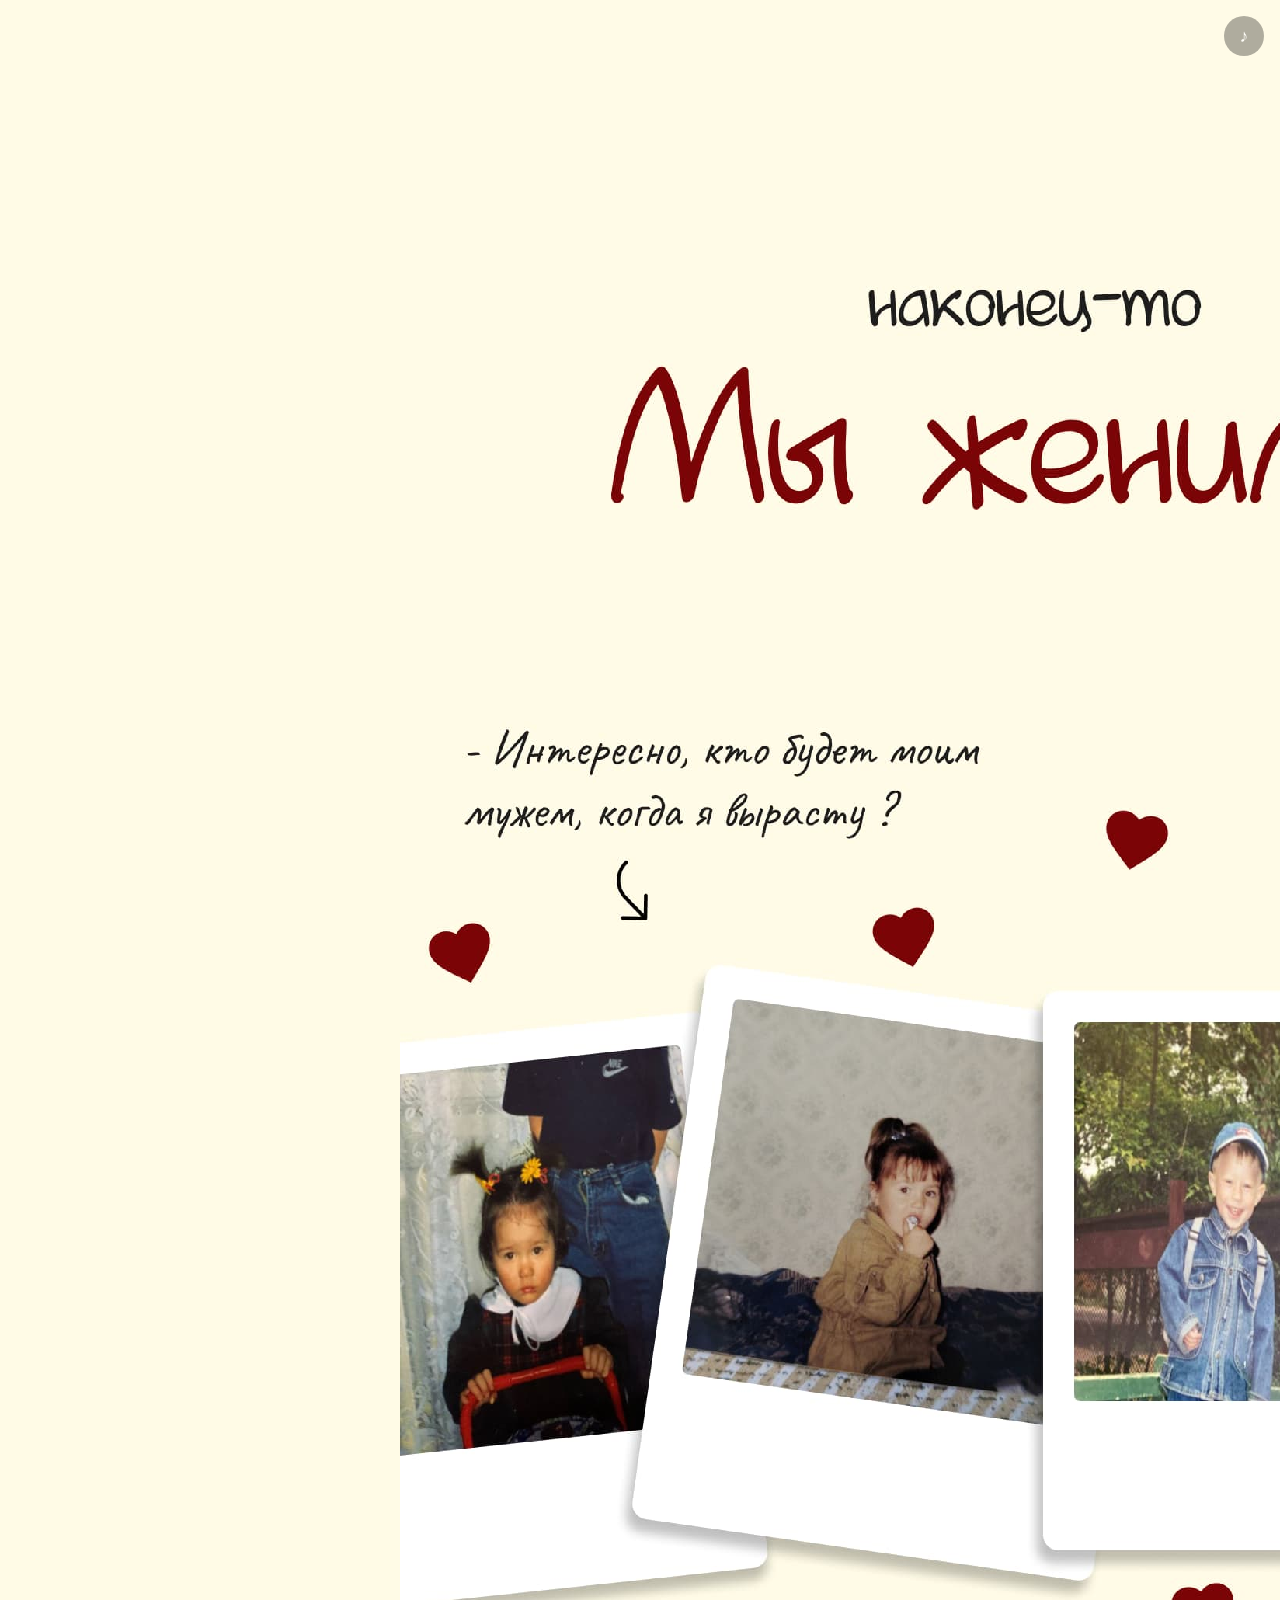
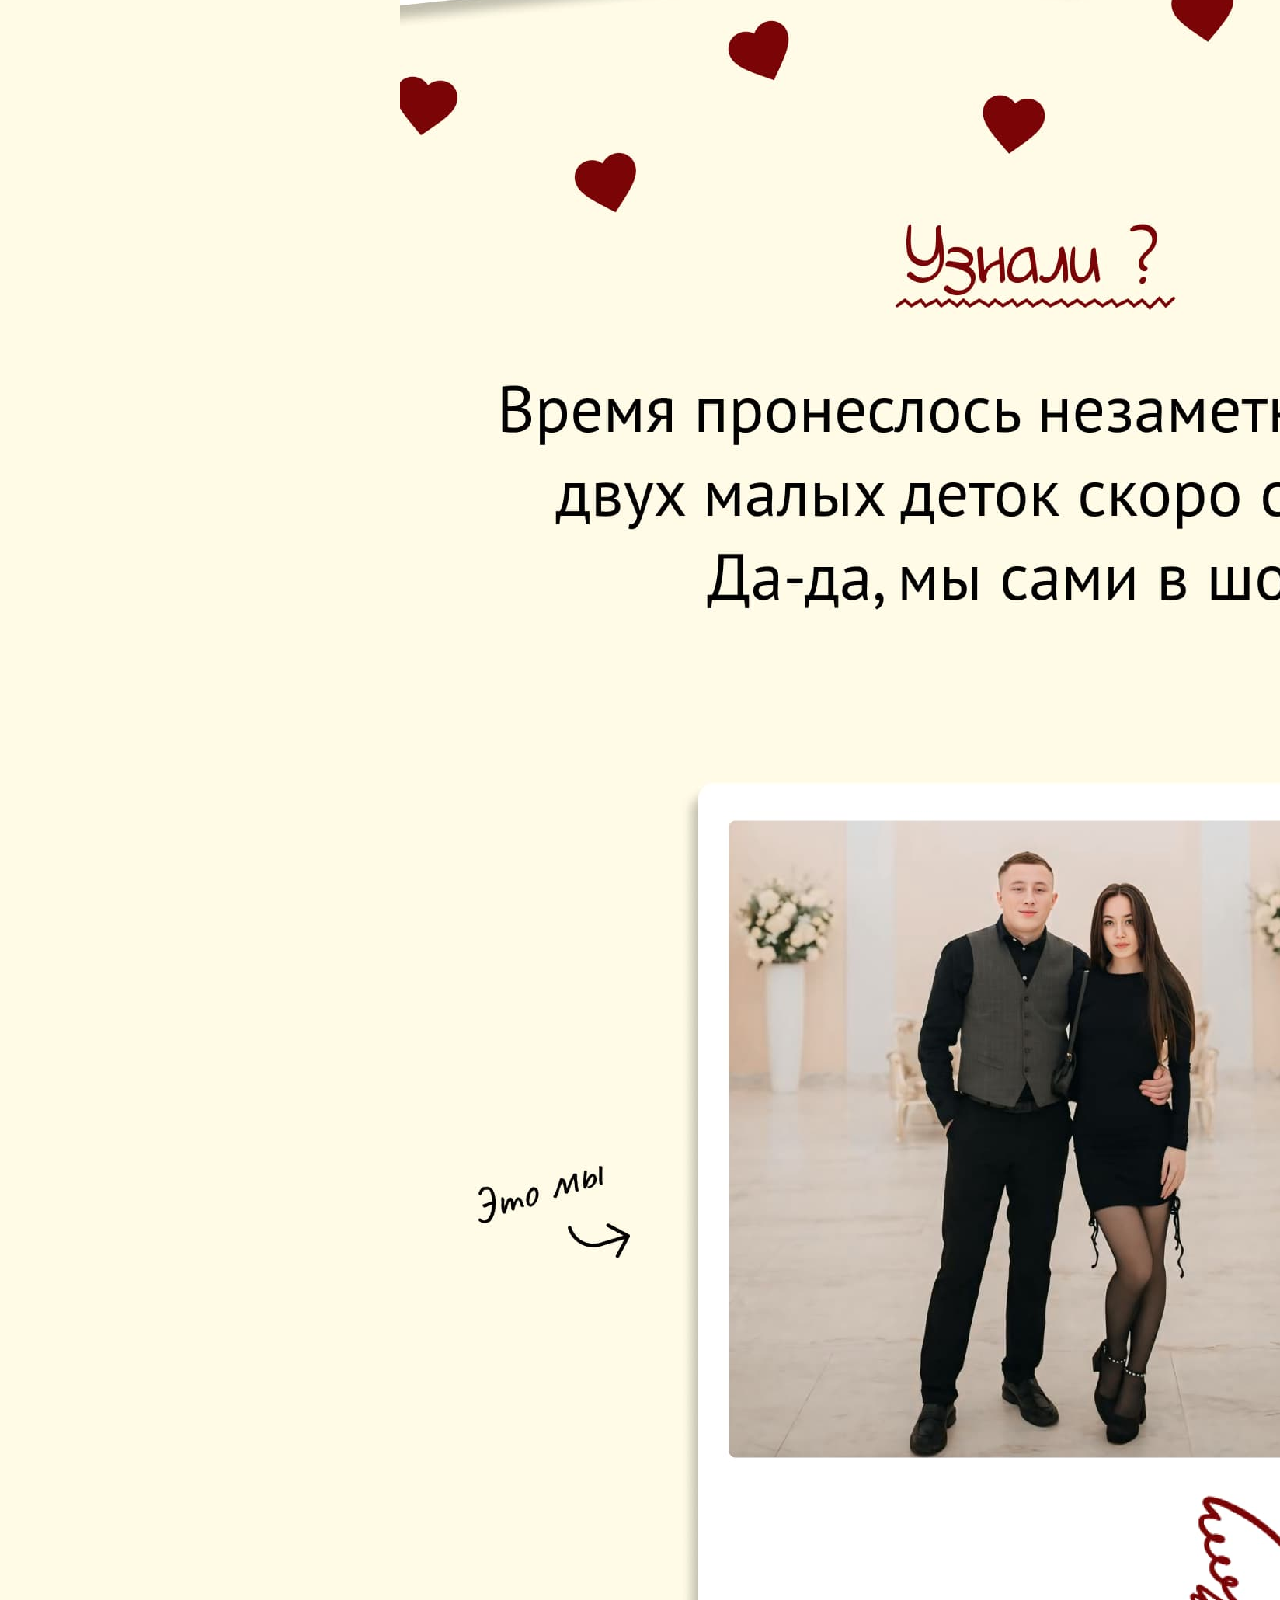
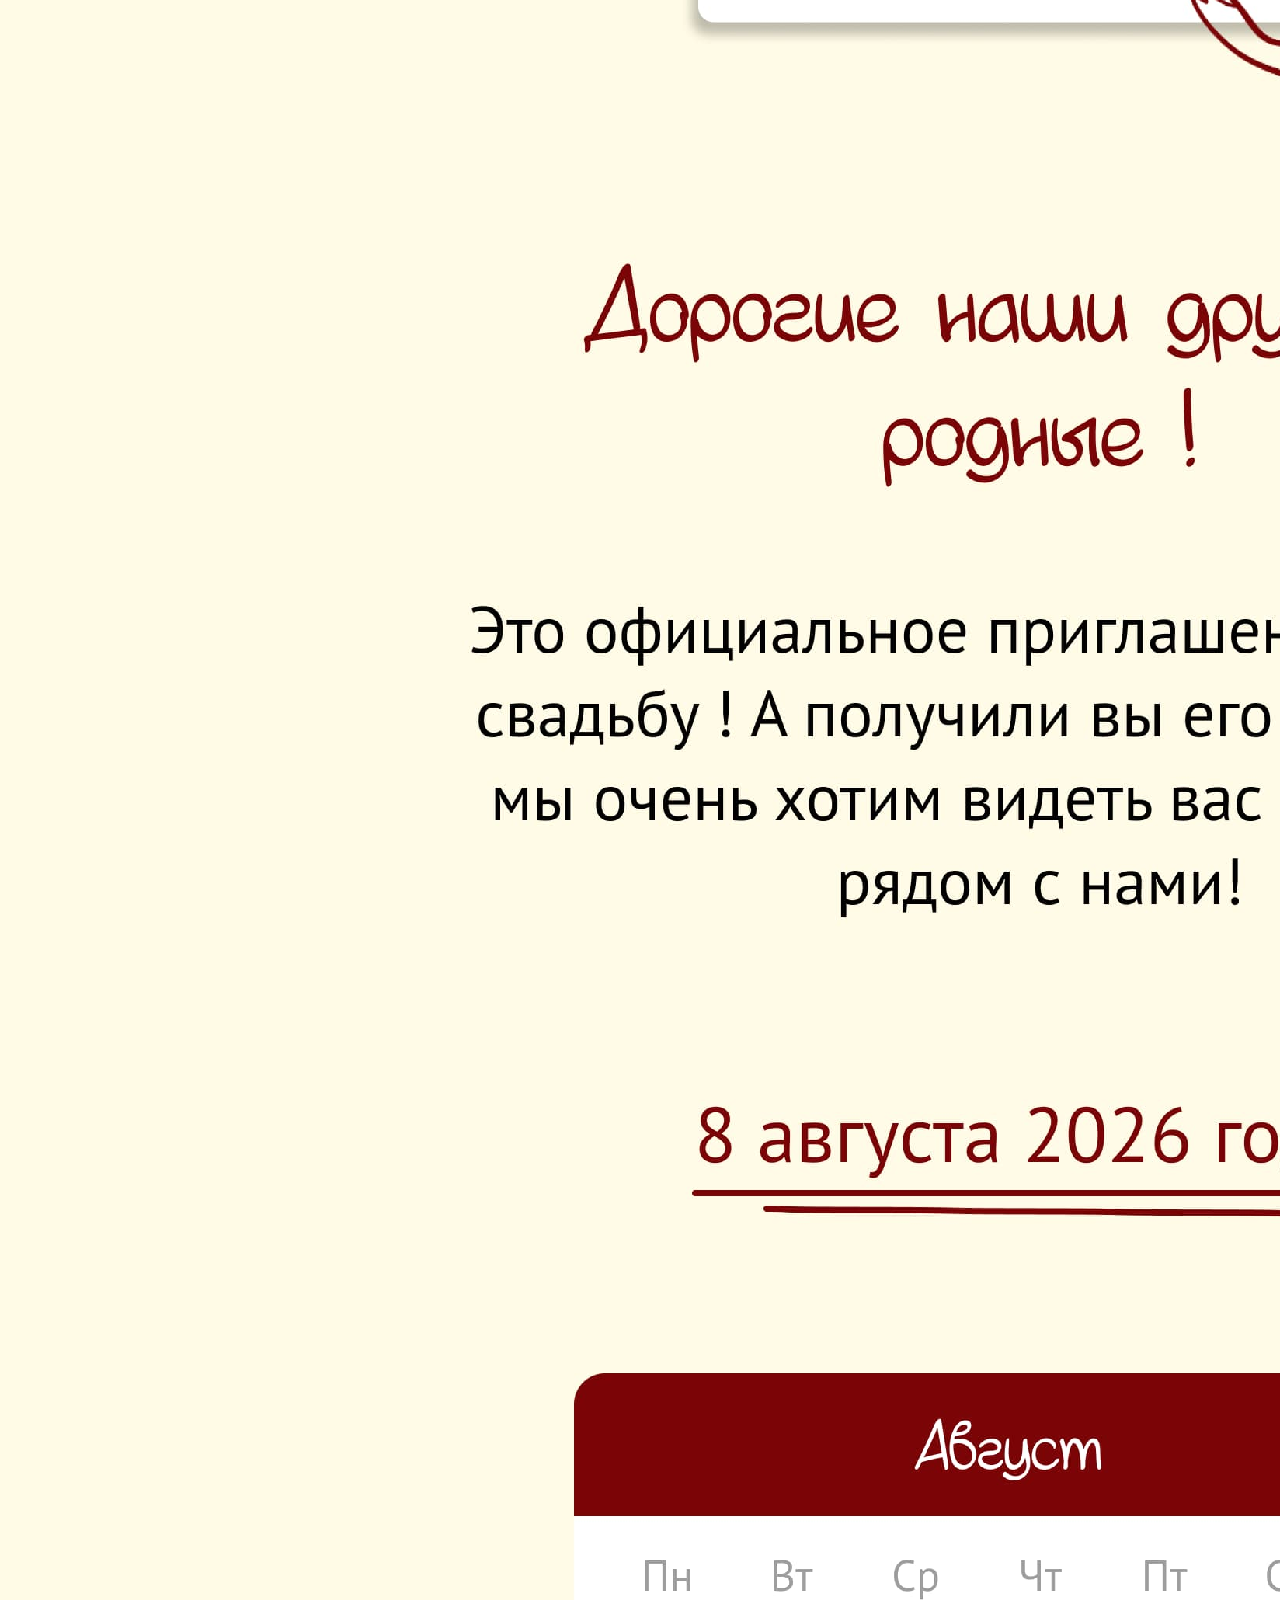
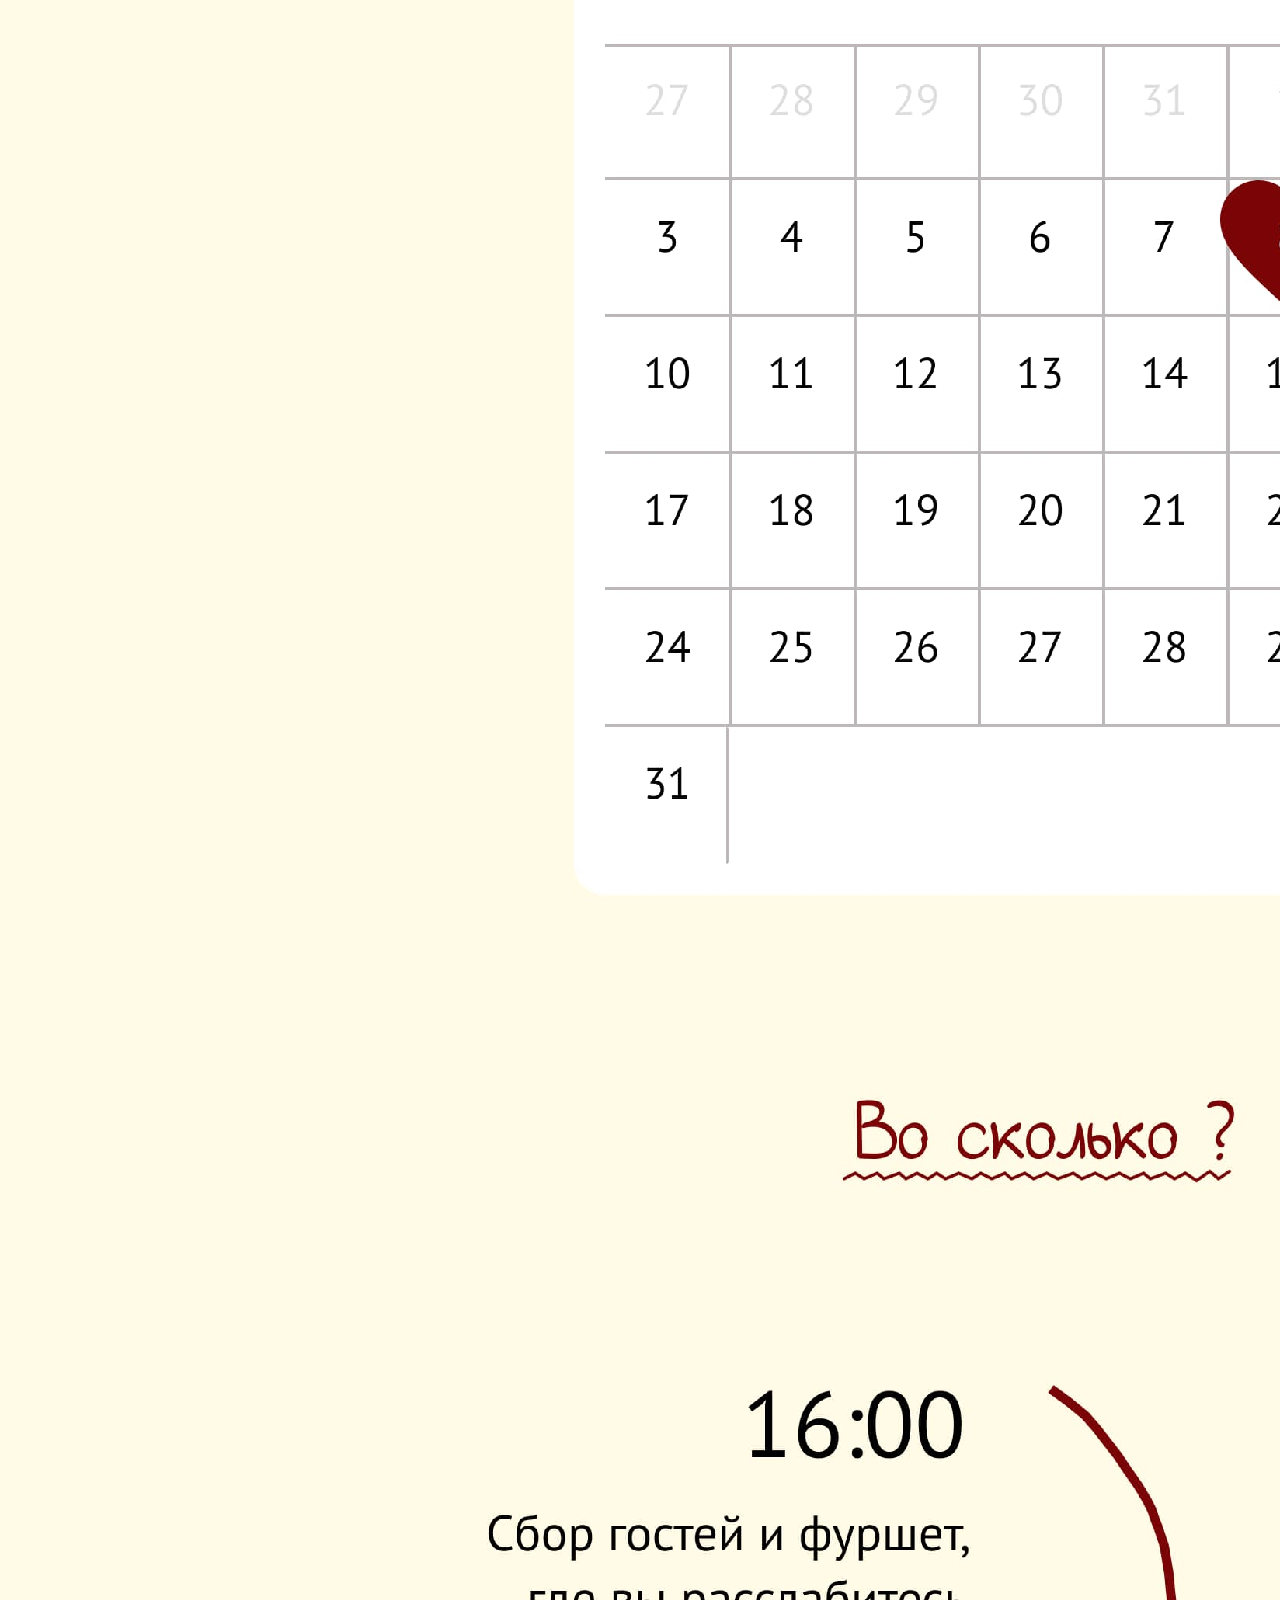
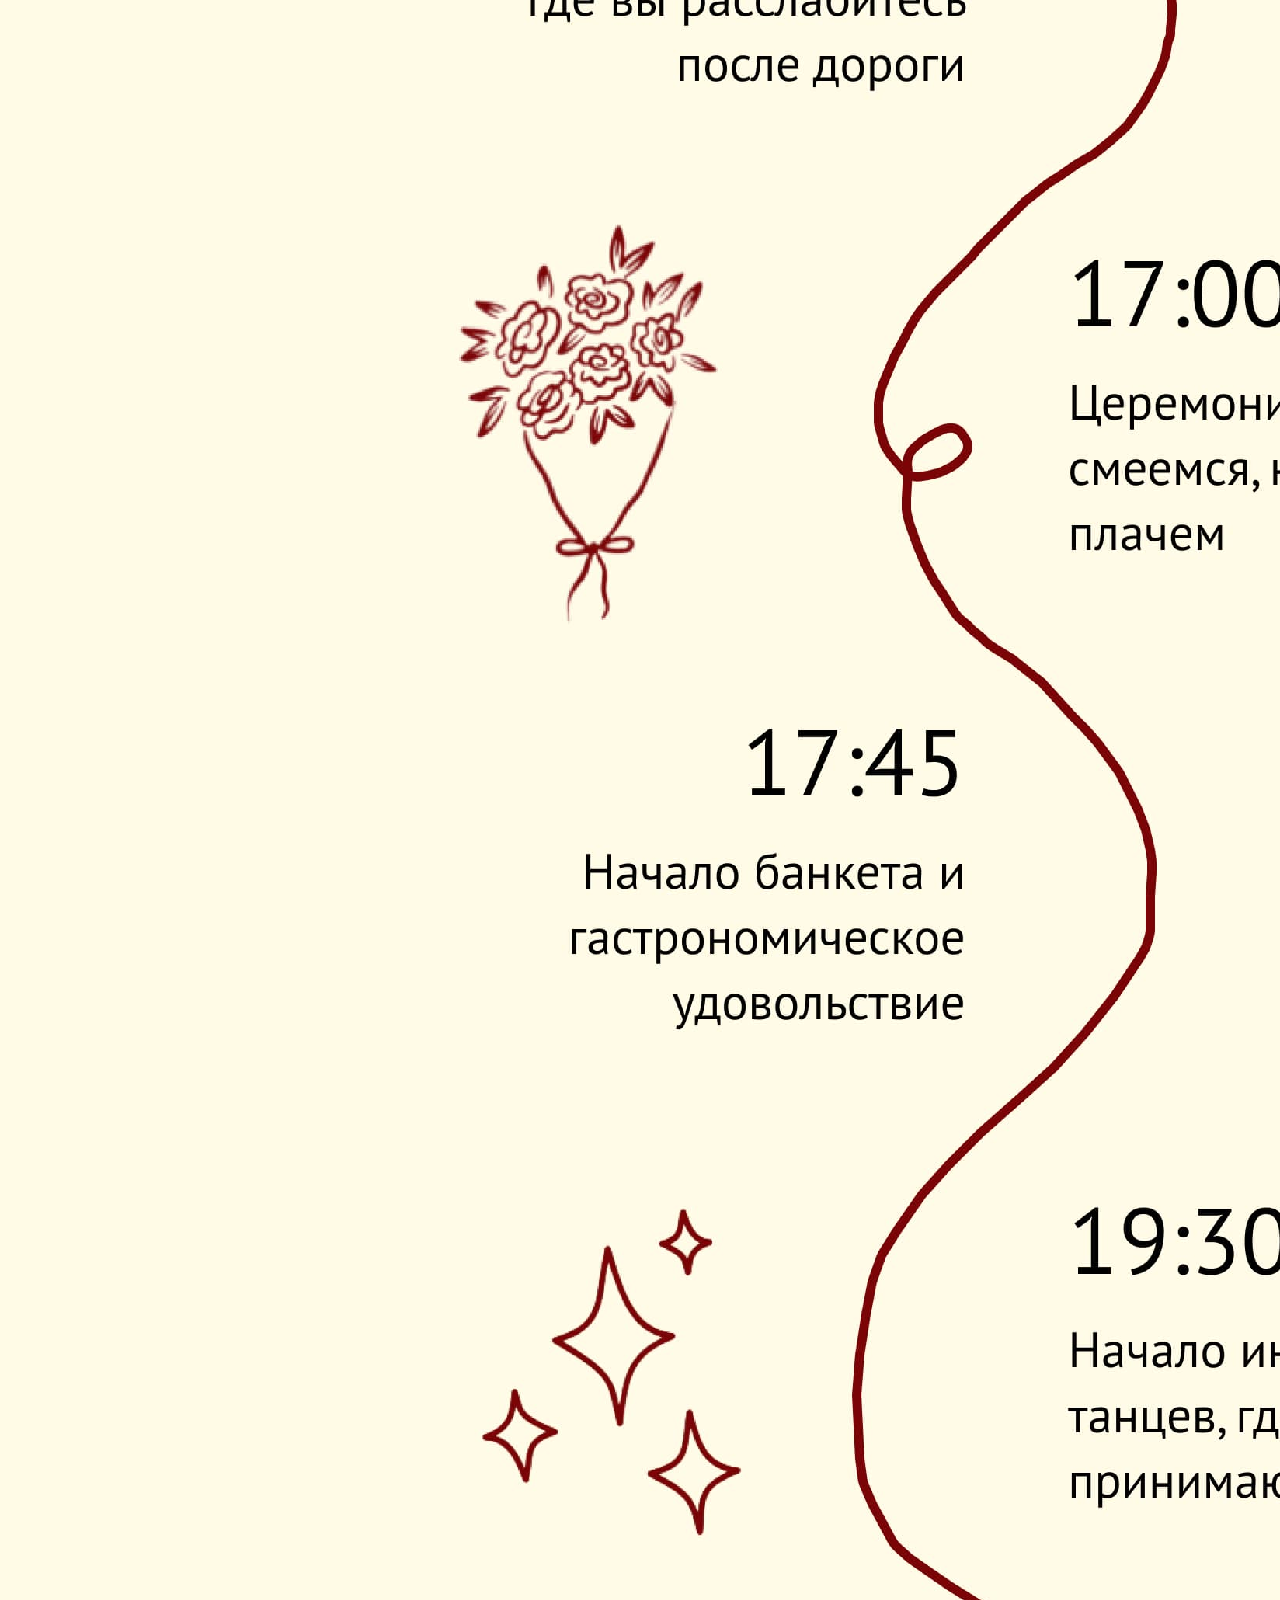
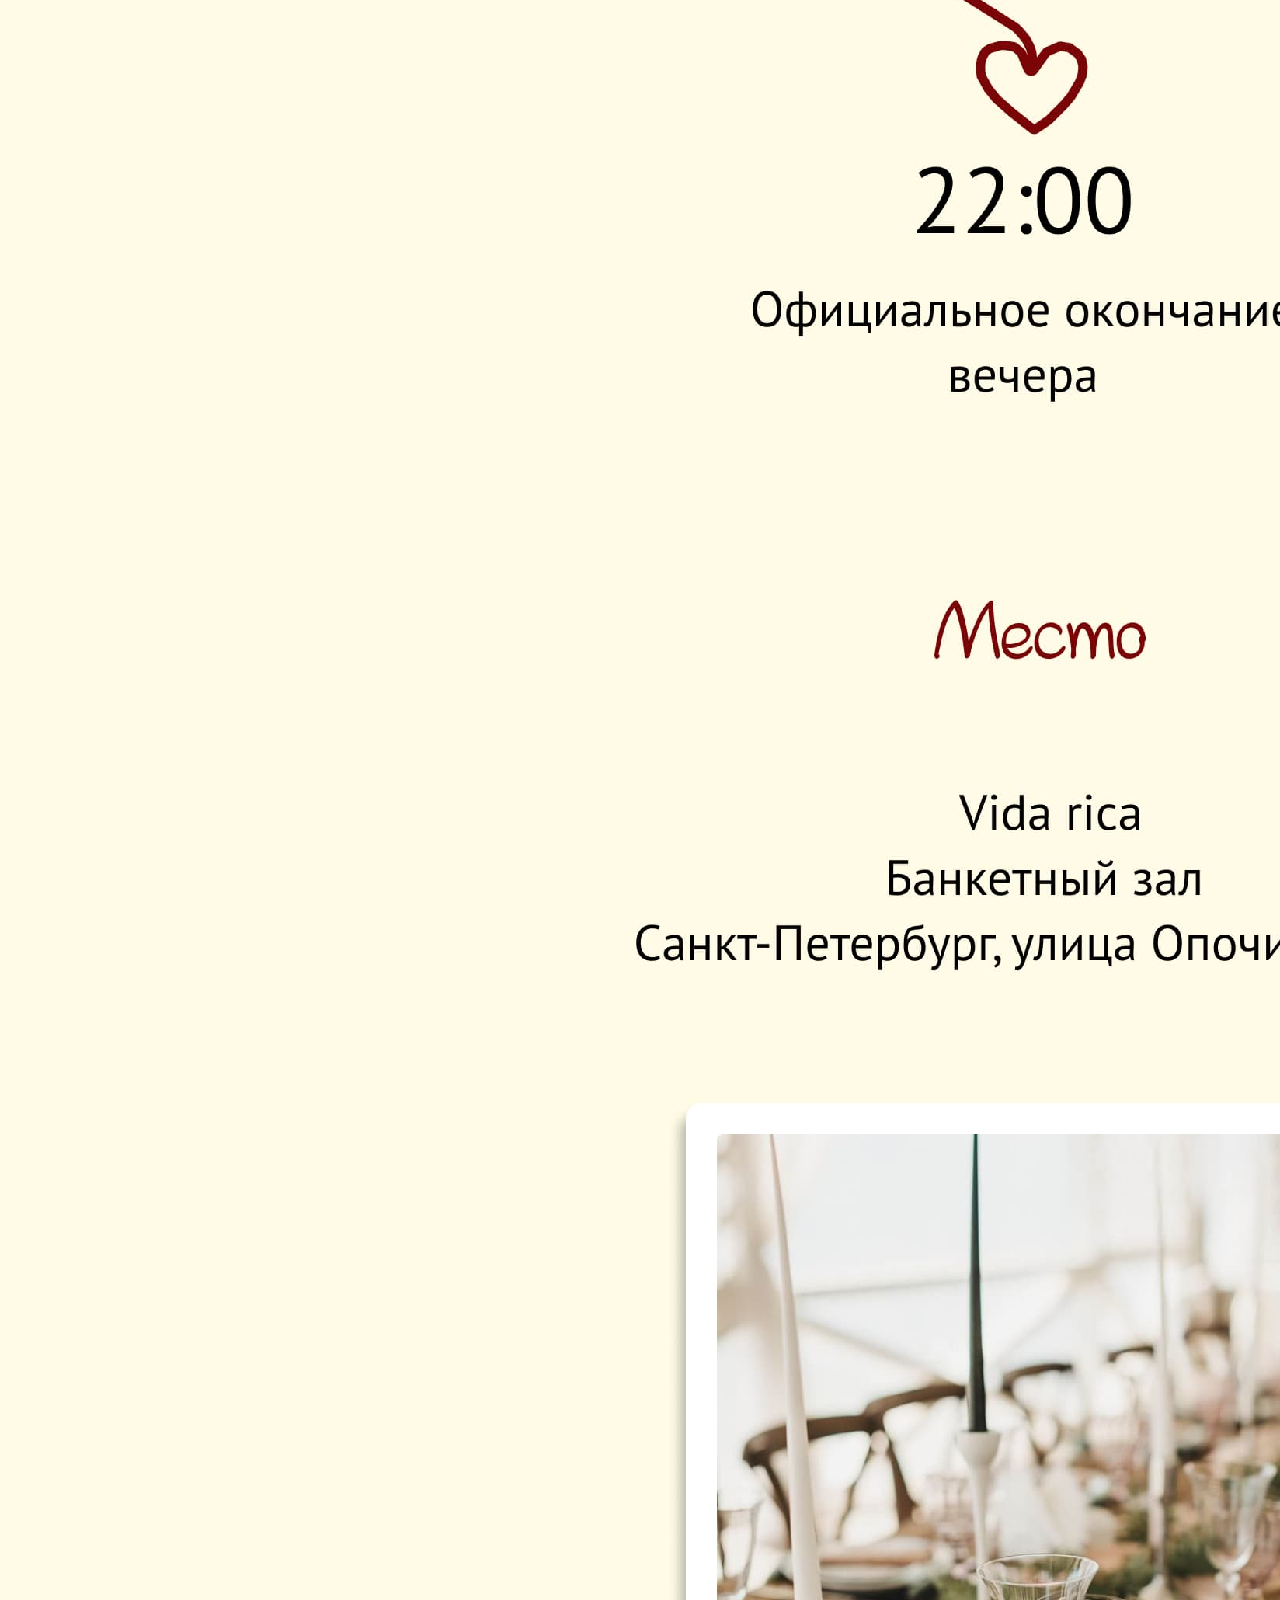
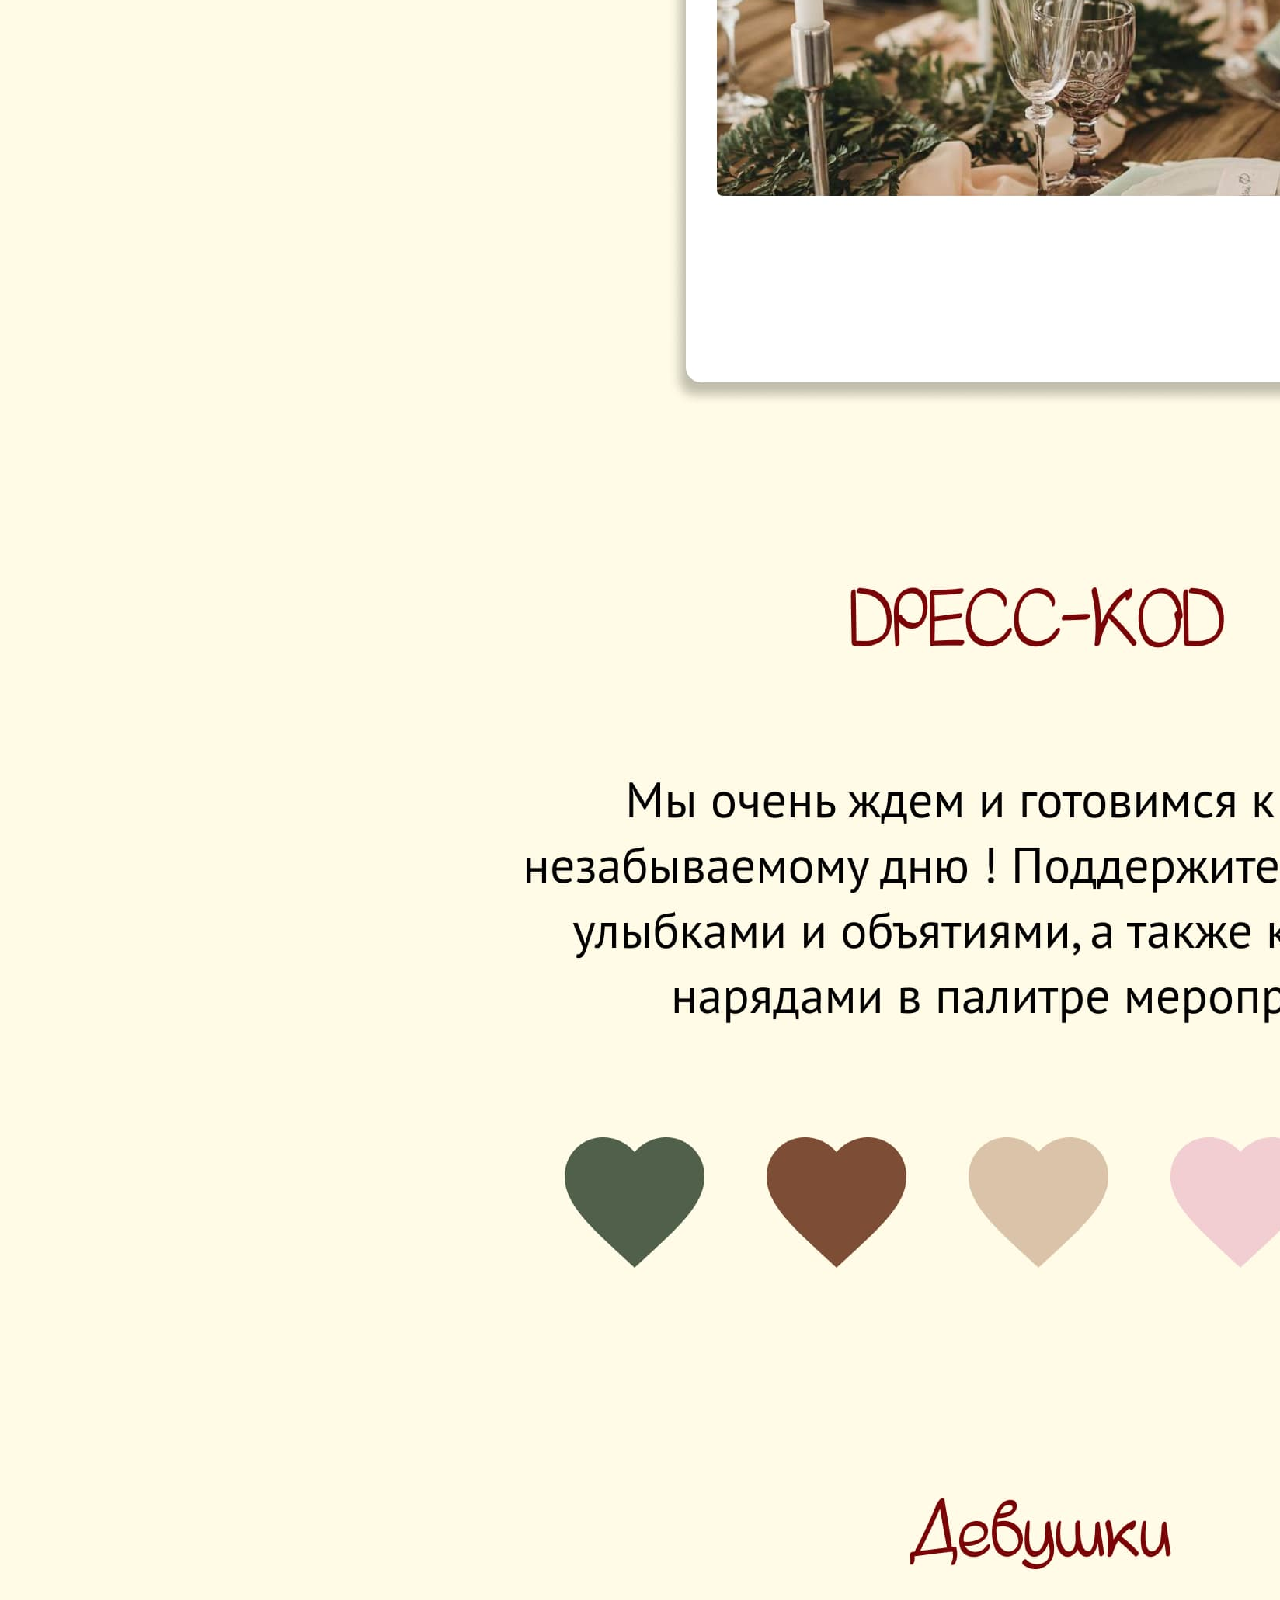
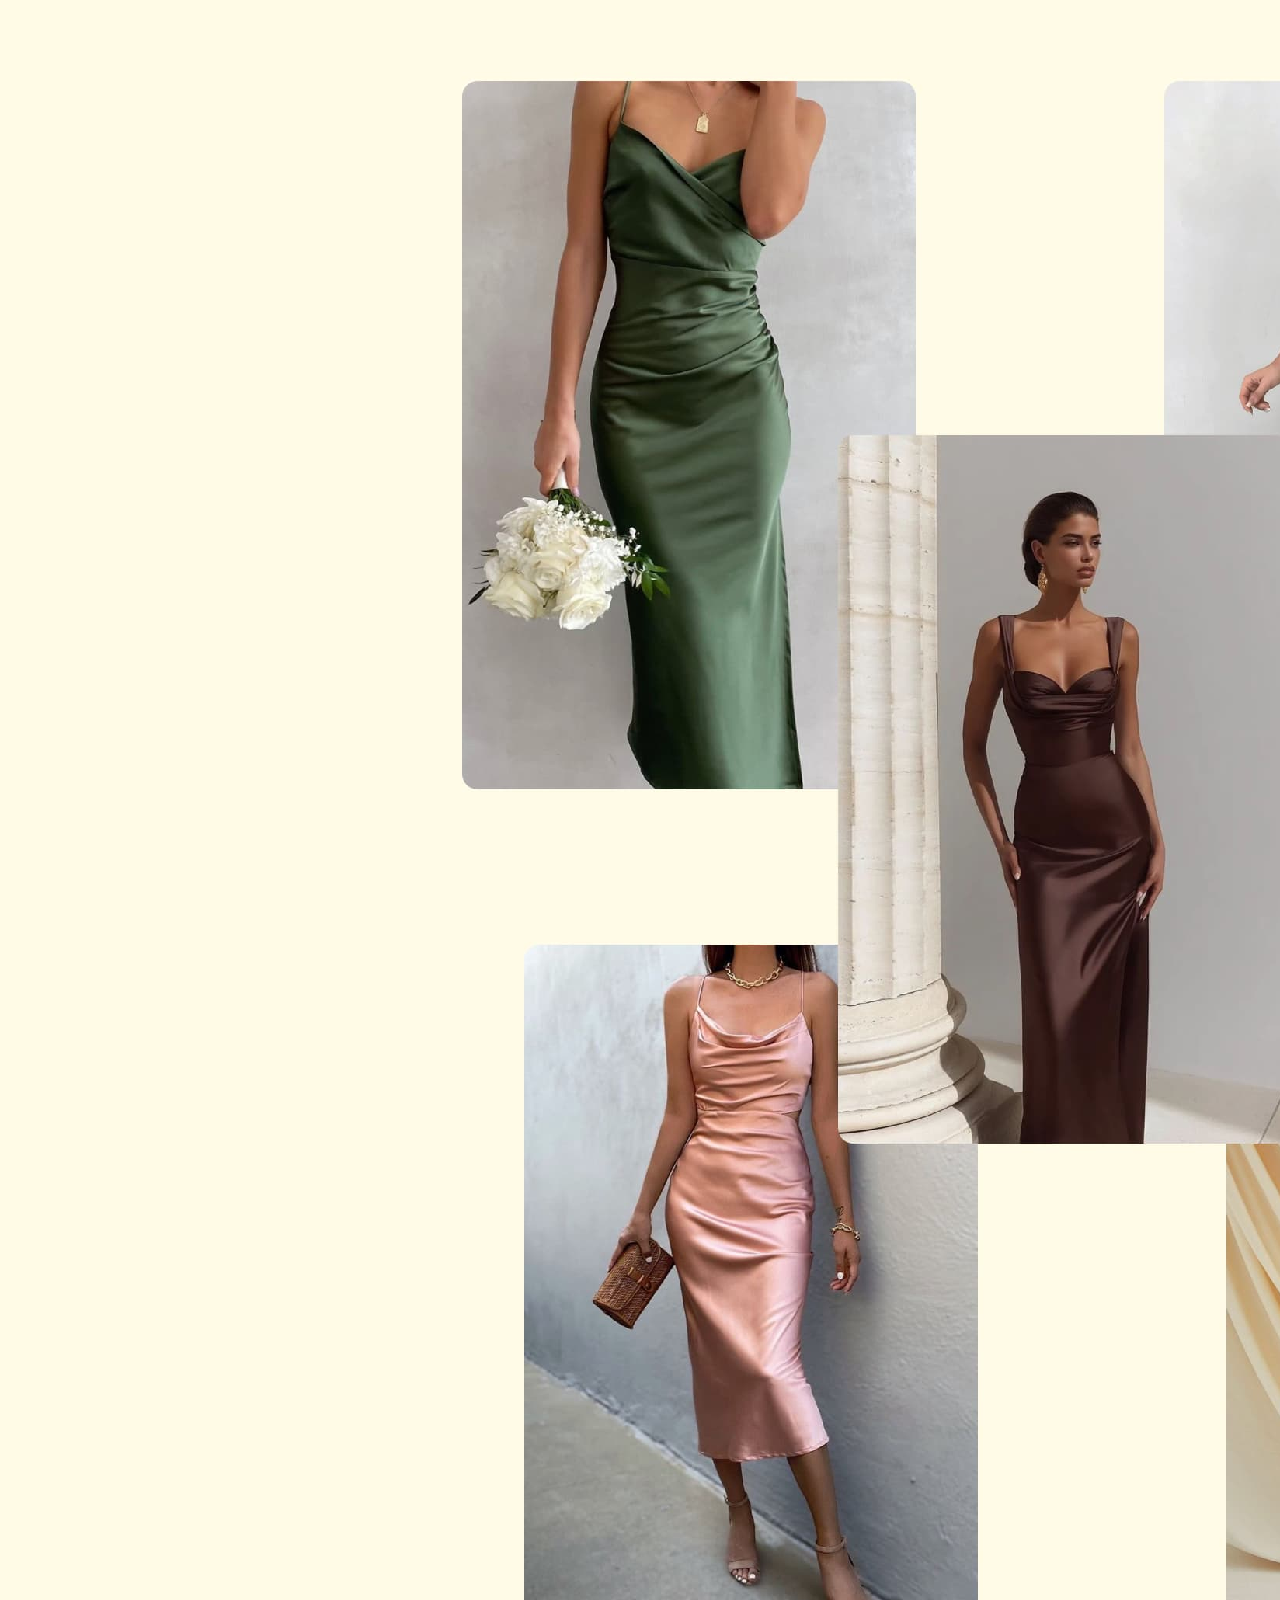
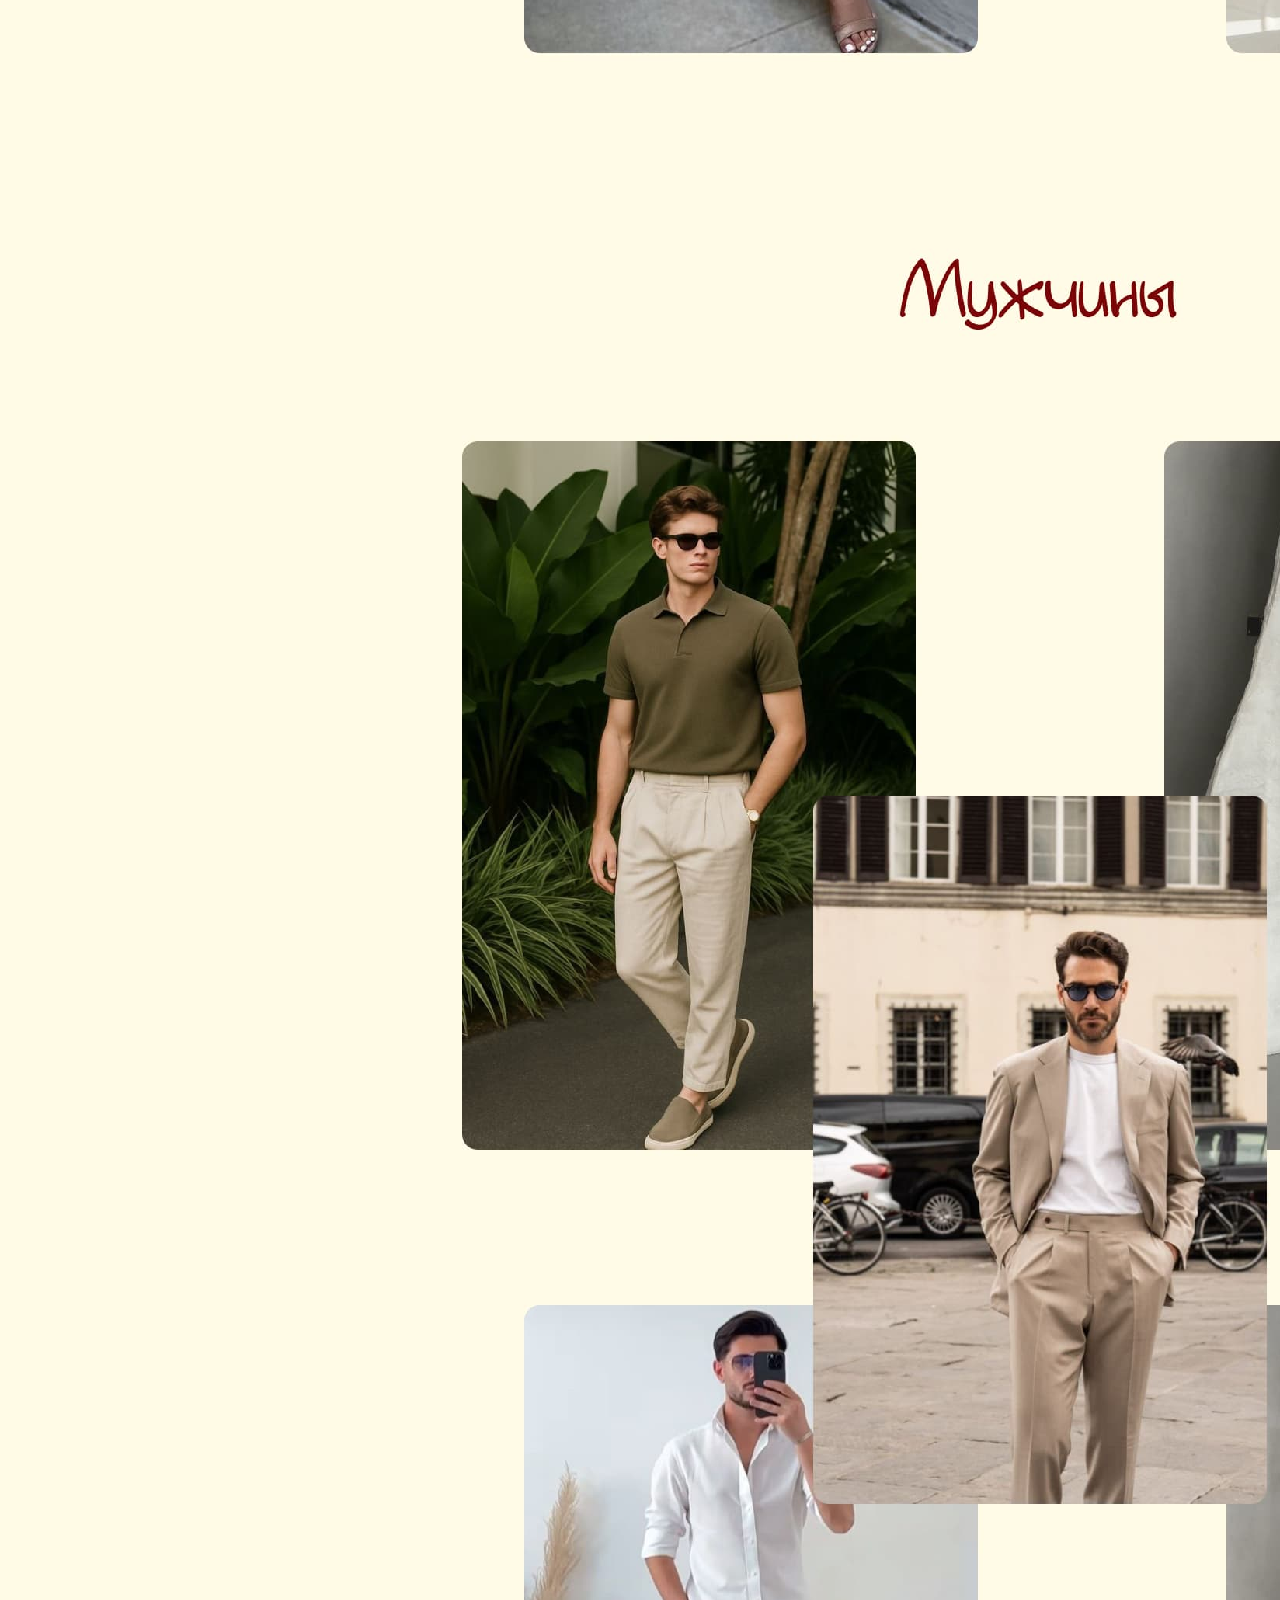
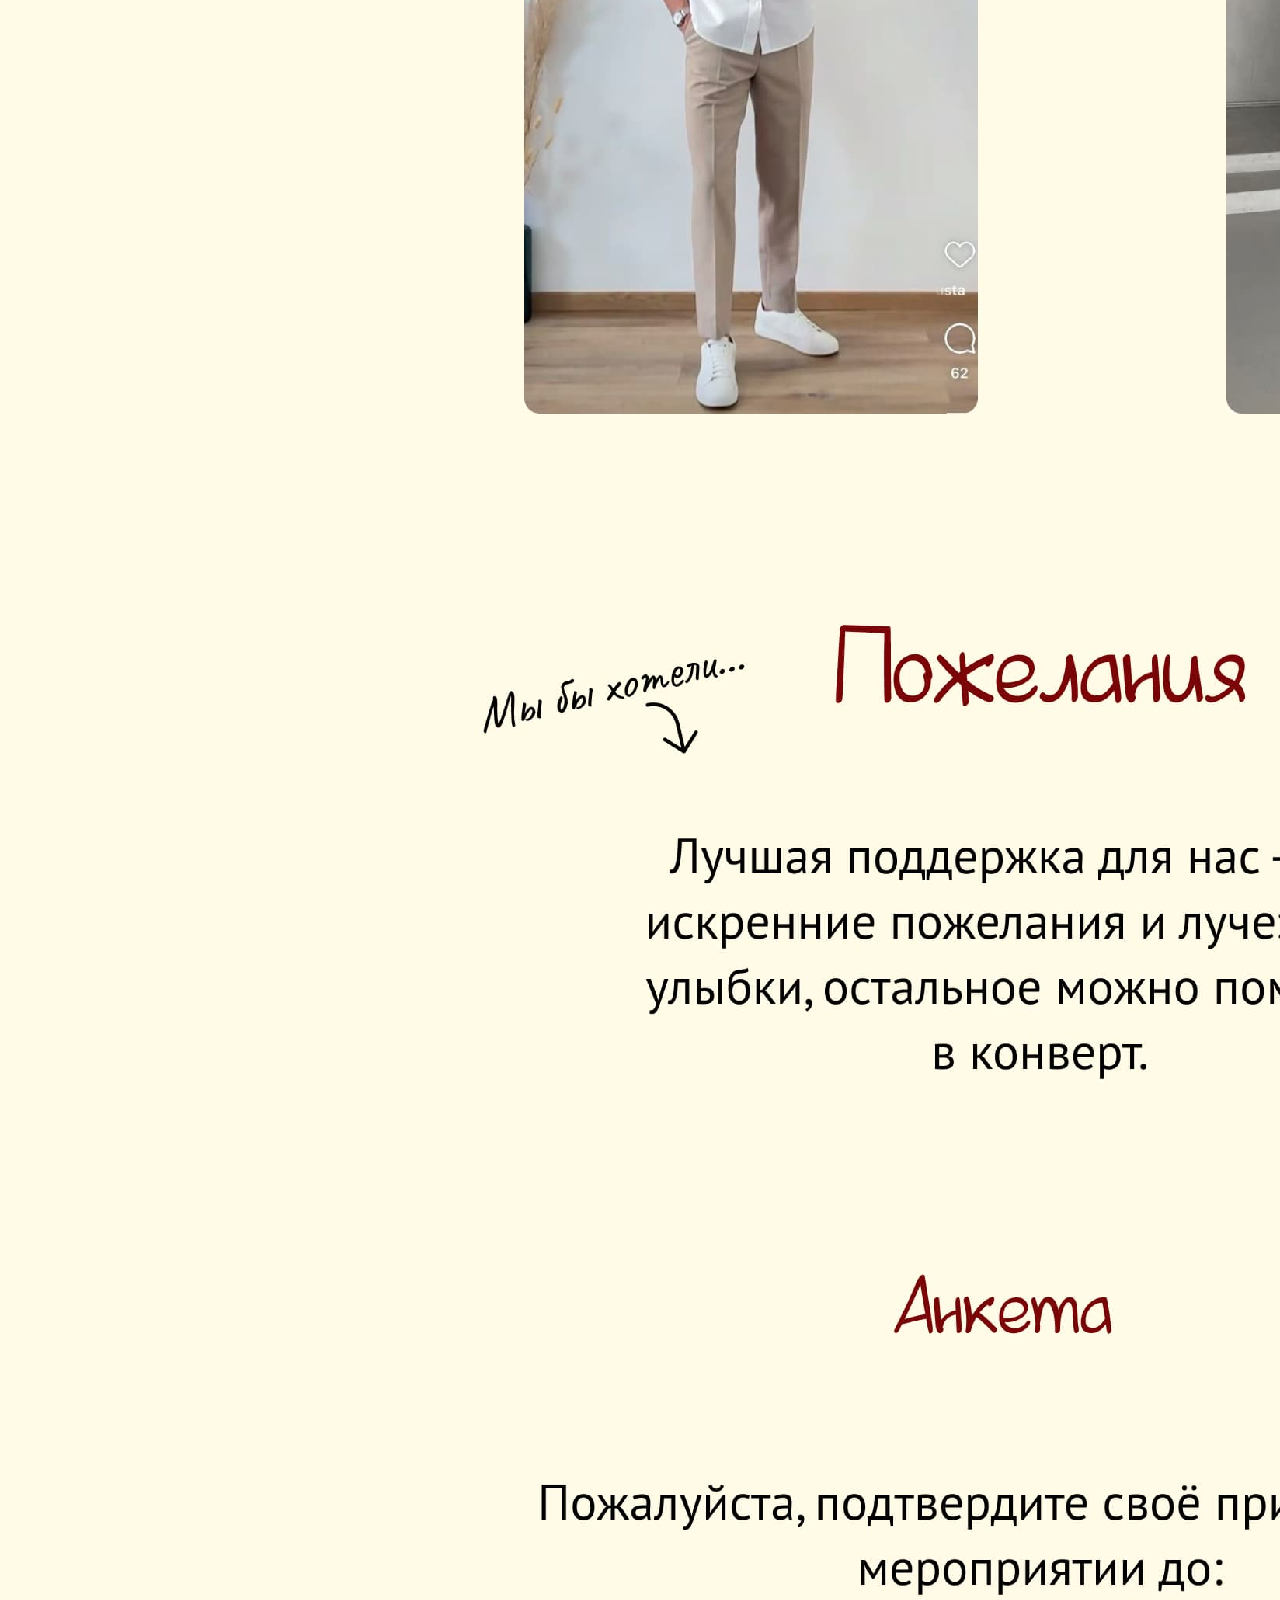
<file: index.html>
<!doctype html>
<html lang="en">

<head>
	<meta charset="UTF-8" />
	<link rel="icon" type="image/svg+xml" href="/favicon.svg" />
	<meta name="viewport" content="width=device-width, initial-scale=1.0" />
	<link rel="stylesheet" href="./src/styles/style.css">
	<title>Приглашение на свадьбу</title>
</head>

<body>
	<div class="container">
		<img src="./src/assets/images/mainBG.jpg" alt="Wedding Invite">

		<a class="link" href="./src/pages/formPage.html">
			Подтвердить
		</a>
	</div>

	<audio id="bg-music" src="./src/assets/audio/sound.mp3" loop></audio>

	<button id="music-btn" title="Музыка">♪</button>

	<style>
		img {
			height: 100%;
			width: 100vw;
		}

		.link {
			left: 50%;
			bottom: 8.74%;
			transform: translate(-50%);
			position: absolute;
			z-index: 10;
			background: #000;
			padding: 10px 30px;
			opacity: 0;
		}

		#music-btn {
			position: fixed;
			top: 16px;
			right: 16px;
			z-index: 100;
			width: 40px;
			height: 40px;
			border-radius: 50%;
			border: none;
			background: rgba(0, 0, 0, 0.45);
			color: #fff;
			font-size: 18px;
			cursor: pointer;
			opacity: 0.7;
			transition: opacity 0.2s;
		}

		#music-btn:hover {
			opacity: 1;
		}

		#music-btn.muted {
			opacity: 0.4;
		}
	</style>

	<script>
		const music = document.getElementById('bg-music');
		const btn = document.getElementById('music-btn');
		let playing = false;

		function startMusic() {
			music.play().then(() => {
				playing = true;
				btn.textContent = '♪';
				btn.classList.remove('muted');
			}).catch(() => { });
		}

		btn.addEventListener('click', () => {
			if (playing) {
				music.pause();
				playing = false;
				btn.textContent = '♪';
				btn.classList.add('muted');
			} else {
				startMusic();
			}
		});

		// Пробуем автозапуск
		startMusic();
	</script>
</body>

</html>
</file>
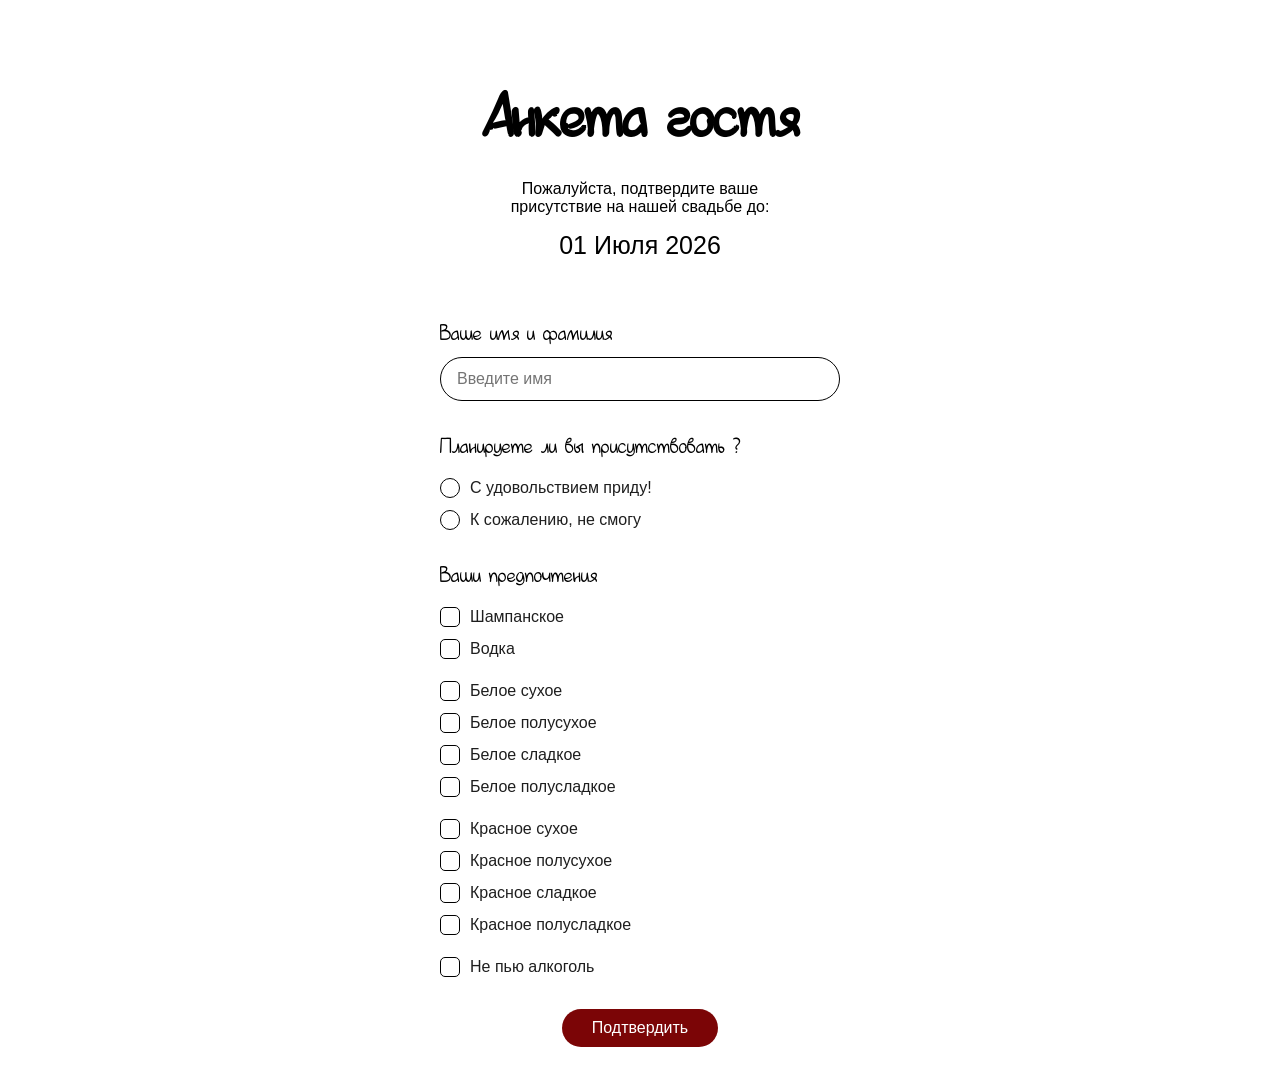
<file: src/pages/formPage.html>
<!DOCTYPE html>
<html lang="en">
<head>
	<meta charset="UTF-8">
	<meta name="viewport" content="width=device-width, initial-scale=1.0">
	<link rel="stylesheet" href="../styles/style.css">
	<title>Заявка</title>
</head>
<body>
	<div class="container">
		<h1 class="form form-header">Анкета гостя</h1>
		<p class="form form-descr">Пожалуйста, подтвердите ваше <br> присутствие  на нашей свадьбе до:</p>
		<p class="form form-date">01 Июля 2026</p>

		<form class="guest-form">

			<!-- TEXT INPUT -->
			<div class="field field--text">
				<label class="field__label" for="guest-name">Ваше имя и фамилия</label>
				<input
					class="field__input"
					type="text"
					id="guest-name"
					name="guest-name"
					placeholder="Введите имя"
				>
			</div>

			<!-- RADIO GROUP -->
			<fieldset class="field field--radio">
				<legend class="field__legend">Планируете ли вы присутствовать ?</legend>

				<label class="radio">
					<input class="radio__input" type="radio" name="attendance" value="yes">
					<span class="radio__box"></span>
					<span class="radio__label">С удовольствием приду!</span>
				</label>

				<label class="radio">
					<input class="radio__input" type="radio" name="attendance" value="no">
					<span class="radio__box"></span>
					<span class="radio__label">К сожалению, не смогу</span>
				</label>
			</fieldset>

			<!-- CHECKBOX GROUP -->
			<fieldset class="field field--checkbox">
				<legend class="field__legend">Ваши предпочтения </legend>

				<label class="checkbox">
					<input class="checkbox__input" type="checkbox" name="pref" value="champagne">
					<span class="checkbox__box"></span>
					<span class="checkbox__label">Шампанское</span>
				</label>

				<label class="checkbox mb-10">
					<input class="checkbox__input" type="checkbox" name="pref" value="vodka">
					<span class="checkbox__box"></span>
					<span class="checkbox__label">Водка</span>
				</label>

				<label class="checkbox">
					<input class="checkbox__input" type="checkbox" name="pref" value="white-dry">
					<span class="checkbox__box"></span>
					<span class="checkbox__label">Белое сухое</span>
				</label>

				<label class="checkbox">
					<input class="checkbox__input" type="checkbox" name="pref" value="white-semi-dry">
					<span class="checkbox__box"></span>
					<span class="checkbox__label">Белое полусухое</span>
				</label>

				<label class="checkbox">
					<input class="checkbox__input" type="checkbox" name="pref" value="white-sweet">
					<span class="checkbox__box"></span>
					<span class="checkbox__label">Белое сладкое</span>
				</label>

				<label class="checkbox mb-10">
					<input class="checkbox__input" type="checkbox" name="pref" value="white-semi-sweet">
					<span class="checkbox__box"></span>
					<span class="checkbox__label">Белое полусладкое</span>
				</label>

				<label class="checkbox">
					<input class="checkbox__input" type="checkbox" name="pref" value="red-dry">
					<span class="checkbox__box"></span>
					<span class="checkbox__label">Красное сухое</span>
				</label>

				<label class="checkbox">
					<input class="checkbox__input" type="checkbox" name="pref" value="red-semi-dry">
					<span class="checkbox__box"></span>
					<span class="checkbox__label">Красное полусухое</span>
				</label>

				<label class="checkbox">
					<input class="checkbox__input" type="checkbox" name="pref" value="red-sweet">
					<span class="checkbox__box"></span>
					<span class="checkbox__label">Красное сладкое</span>
				</label>

				<label class="checkbox mb-10">
					<input class="checkbox__input" type="checkbox" name="pref" value="red-semi-sweet">
					<span class="checkbox__box"></span>
					<span class="checkbox__label">Красное полусладкое</span>
				</label>

				<label class="checkbox">
					<input class="checkbox__input" type="checkbox" name="pref" value="no-alcohol">
					<span class="checkbox__box"></span>
					<span class="checkbox__label">Не пью алкоголь</span>
				</label>
			</fieldset>

			<button class="form-submit" type="submit">Подтвердить</button>

		</form>
	</div>

	<style>
	* {
		padding: 0;
		margin: 0;
		box-sizing: border-box;
	}
	
	html body {
		background: #FFFFFF;

	}
	.form {
		color: #000000;
		text-align: center;
	}

	.container {
  max-width: 480px;
  margin: 0 auto;
  width: 100%;
  padding: 0 16px;
  position: relative;
}

	.mb-10 {
		margin-bottom: 10px;
	}

	.form-header {
		font-family: var(--font-moiamova);
		font-size: 70px;
		display: block;
		margin-bottom: 30px;
		margin-top: 80px;
	}

	.form-descr {
		margin-bottom: 15px;
	}

	.form-date {
		font-size: 25px;
	}

	/* ── FORM LAYOUT ── */
	.guest-form {
		display: flex;
		flex-direction: column;
		gap: 32px;
		max-width: 400px;
		margin: 40px auto 0;
		padding-bottom: 40px;
	}

	/* ── FIELD WRAPPERS ── */
	.field {
		display: flex;
		flex-direction: column;
		gap: 12px;
		border: none;
		padding-top: 20px;
	}

	.field__label,
	.field__legend {
		font-family: 'Moiamova';
		font-size: 25px;
		color: #000;
	}

	/* ── TEXT INPUT ── */
	.field__input {
		width: 100%;
		padding: 12px 16px;
		border: 1px solid #000;
		border-radius: 24px;
		font-size: 16px;
		outline: none;
		background: transparent;
	}

	/* ── RADIO ── */
	.radio,
	.checkbox {
		display: flex;
		align-items: center;
		gap: 10px;
		cursor: pointer;
		user-select: none;
	}

	.radio__input,
	.checkbox__input {
		display: none;
	}

	.radio__box {
		width: 20px;
		height: 20px;
		border-radius: 50%;
		border: 1px solid #000;
		flex-shrink: 0;
		display: flex;
		align-items: center;
		justify-content: center;
	}

	.radio__input:checked + .radio__box::after {
		content: '';
		width: 10px;
		height: 10px;
		border-radius: 50%;
		background: #000;
	}

	/* ── CHECKBOX ── */
	.checkbox__box {
		width: 20px;
		height: 20px;
		border: 1px solid #000;
		border-radius: 5px;
		flex-shrink: 0;
		display: flex;
		align-items: center;
		justify-content: center;
	}

	.checkbox__input:checked + .checkbox__box::after {
		content: '✓';
		font-size: 14px;
		line-height: 1;
	}

	/* ── SUBMIT ── */
	.form-submit {
		padding: 10px 30px;
		margin: auto;
		background: var(--color-accent);
		border-radius: 24px;
		color: #fff;
		border: none;
		font-size: 16px;
		cursor: pointer;
		display: inline-block;
	}

	.form-thanks {
		font-size: 22px;
		text-align: center;
		margin-top: 60px;
		font-family: var(--font-moiamova);
	}
	</style>

	<script>
		const BOT_TOKEN = '8664043296:AAGXmZ0sYe_DS_6oHvW92fVXQebdG_yPxzQ';
		const CHAT_ID   = '-5247949683';

		document.querySelector('.guest-form').addEventListener('submit', async (e) => {
			e.preventDefault();

			const name       = document.getElementById('guest-name').value.trim() || '—';
			const attendance = document.querySelector('input[name="attendance"]:checked');
			const prefs      = [...document.querySelectorAll('input[name="pref"]:checked')]
				.map(el => el.nextElementSibling.nextElementSibling.textContent);

			const attendanceLabel = attendance
				? attendance.parentElement.querySelector('.radio__label').textContent
				: '—';

			const prefsText = prefs.length ? prefs.join(', ') : '—';

			const text = [
				'🎊 Новая заявка на свадьбу',
				'',
				`👤 Имя: ${name}`,
				`✅ Присутствие: ${attendanceLabel}`,
				`🍷 Предпочтения: ${prefsText}`,
			].join('\n');

			const btn = document.querySelector('.form-submit');
			btn.disabled = true;
			btn.textContent = 'Отправка...';

			try {
				const res = await fetch(`https://api.telegram.org/bot${BOT_TOKEN}/sendMessage`, {
					method: 'POST',
					headers: { 'Content-Type': 'application/json' },
					body: JSON.stringify({ chat_id: CHAT_ID, text }),
				});

				if (!res.ok) throw new Error();

				document.querySelector('.guest-form').style.display = 'none';
				const msg = document.createElement('p');
				msg.className = 'form form-thanks';
				msg.textContent = 'Спасибо! Ваш ответ принят 🤍';
				document.querySelector('.container').appendChild(msg);
			} catch {
				btn.disabled = false;
				btn.textContent = 'Подтвердить';
				alert('Ошибка отправки. Попробуйте ещё раз.');
			}
		});
	</script>
</body>


</html>
</file>
<file: src/styles/style.css>
/* Moiamova-1 — положи файл в src/fonts/ и раскомментируй */
@font-face {
  font-family: 'Moiamova';
  src: url('../fonts/moiamova-1.otf');
  font-weight: normal;
  font-style: normal;
  font-display: swap;
}

:root {
  --font-moiamova: 'Moiamova', 'Caveat', cursive;
  --font-caveat: 'Caveat', cursive;
  --font-pt-sans: 'PT Sans', sans-serif;

  --color-bg: #FFFBE6;
  --color-accent: #7B0506;
  --color-text: #1E1E1E;
}

html, body {
	padding: 0;
	margin: 0;
}

body {
  background-color: var(--color-bg);
  color: var(--color-text);
  font-family: var(--font-pt-sans);
  min-height: 100vh;
}

.container {
  max-width: 480px;
  margin: 0 auto;
  width: 100%;
  position: relative;
}
</file>
